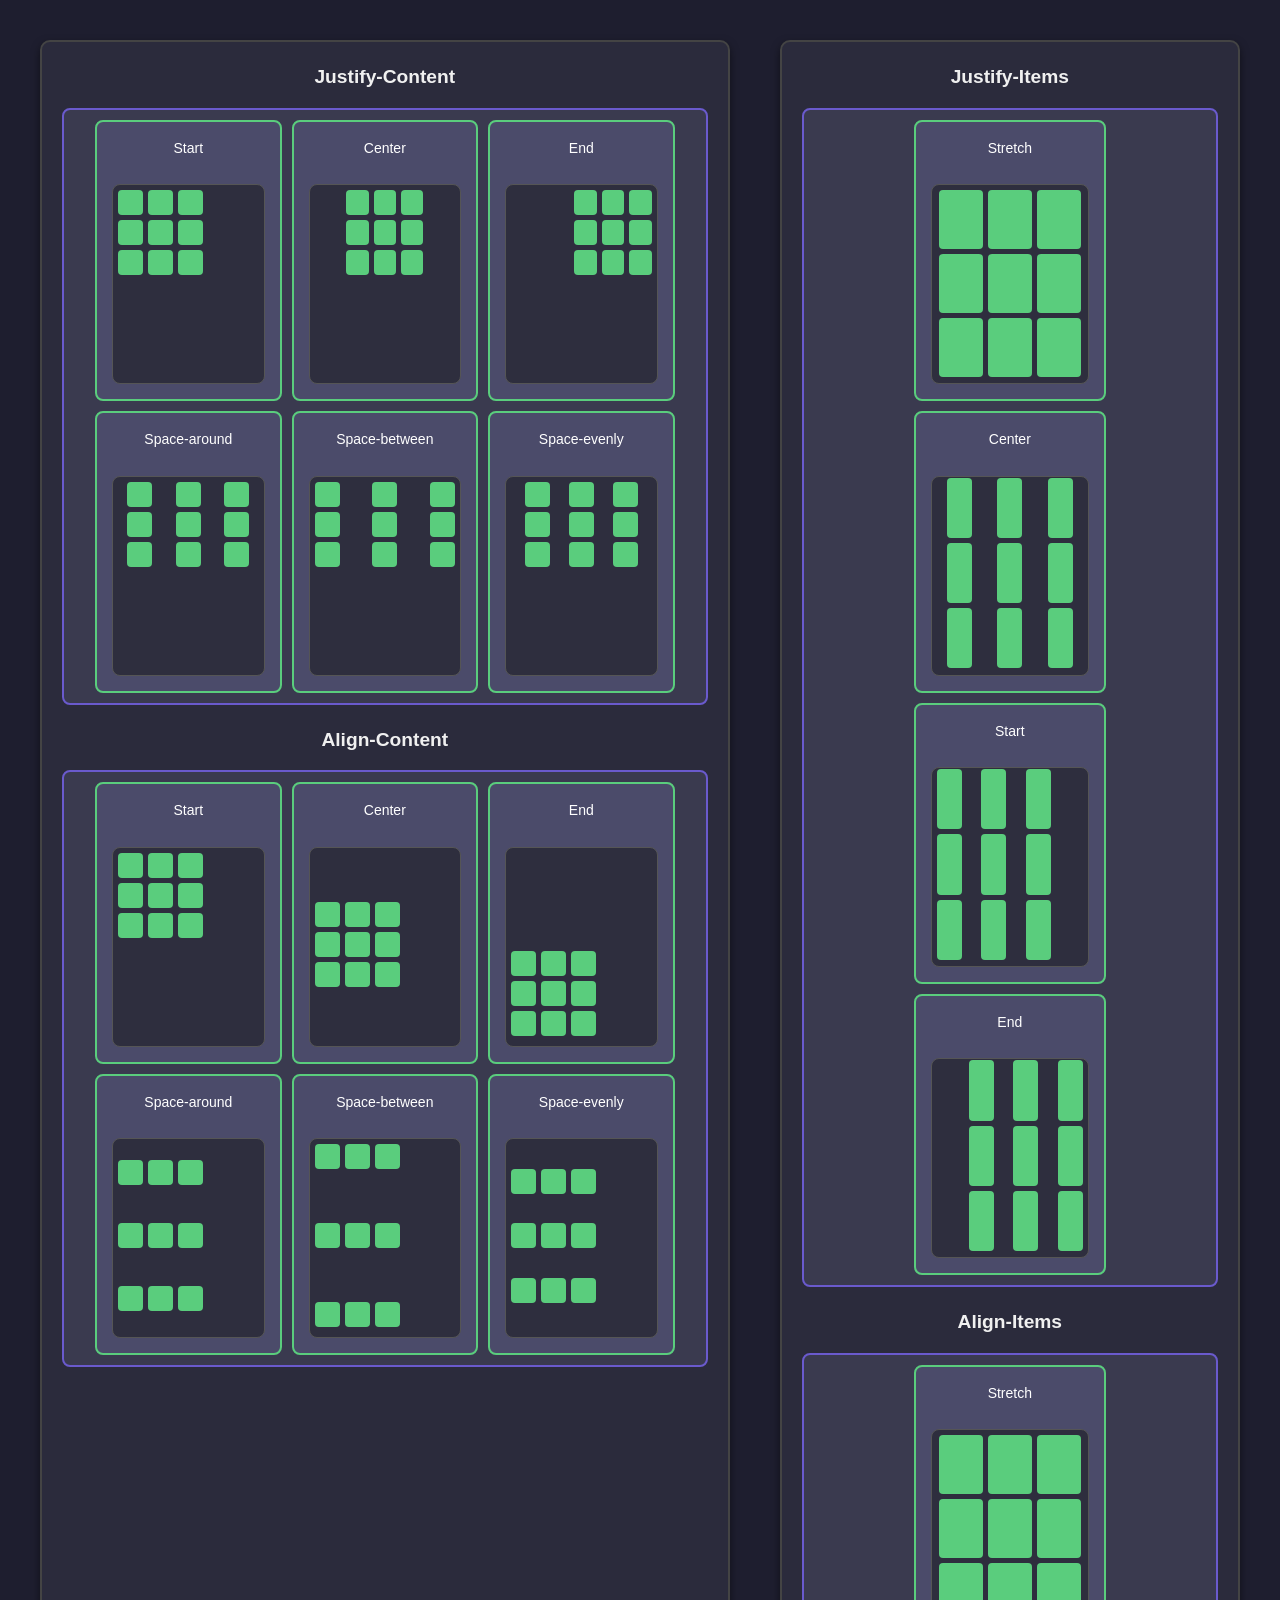
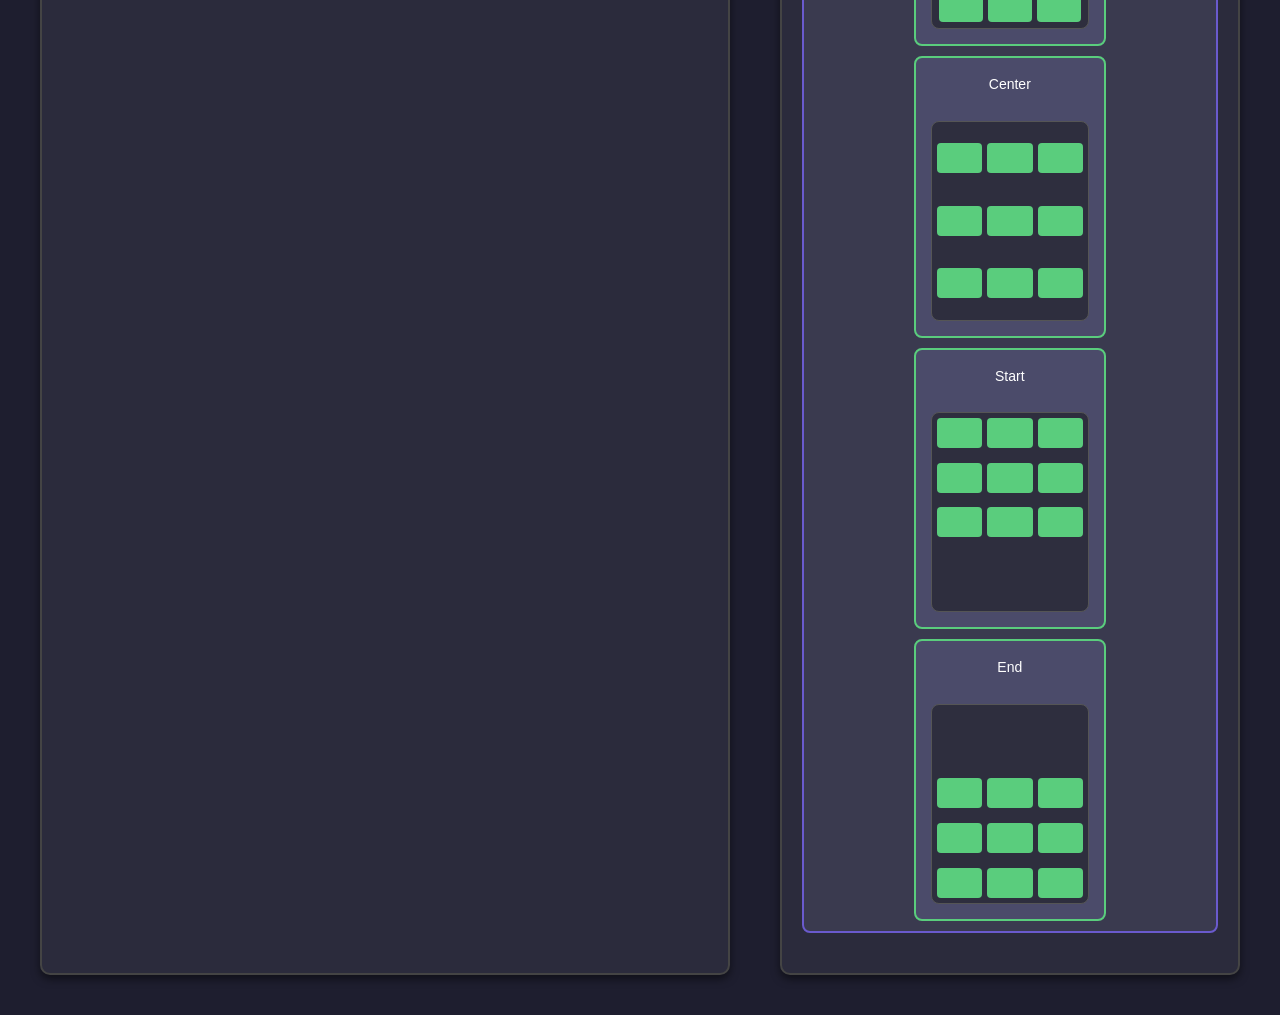
<file: index.html>
<!DOCTYPE html>
<html lang="pt-br">
<head>
    <meta charset="UTF-8">
    <meta name="viewport" content="width=device-width, initial-scale=1.0">
    <title>Layout com Sub-Colunas</title>
    <link rel="stylesheet" href="pagina.css">
</head>
<body>
    <div class="container">
        <div class="coluna-esquerda">
            <div class="frase">Justify-Content</div>
            <div class="sub-colunas">
                <div class="sub-coluna">
                    <p>Start</p>
                    <div id="justify-content-start" class="conteudo">
                        <div class="linha">
                            <div class="coluna"></div>
                            <div class="coluna"></div>
                            <div class="coluna"></div>
                        </div>
                        <div class="linha">
                            <div class="coluna"></div>
                            <div class="coluna"></div>
                            <div class="coluna"></div>
                        </div>
                        <div class="linha">
                            <div class="coluna"></div>
                            <div class="coluna"></div>
                            <div class="coluna"></div>
                        </div>
                    </div>
                </div>
                <div class="sub-coluna">
                    <p>Center</p>
                    <div id="justify-content-center" class="conteudo">
                        <div class="linha-justify-center">
                            <div class="coluna"></div>
                            <div class="coluna"></div>
                            <div class="coluna"></div>
                        </div>
                        <div class="linha-justify-center">
                            <div class="coluna"></div>
                            <div class="coluna"></div>
                            <div class="coluna"></div>
                        </div>
                        <div class="linha-justify-center">
                            <div class="coluna"></div>
                            <div class="coluna"></div>
                            <div class="coluna"></div>
                        </div>
                    </div>
                </div>
                <div class="sub-coluna">
                    <p>End</p>
                    <div id="justify-content-end" class="conteudo">
                        <div class="linha-justify-end">
                            <div class="coluna"></div>
                            <div class="coluna"></div>
                            <div class="coluna"></div>
                        </div>
                        <div class="linha-justify-end">
                            <div class="coluna"></div>
                            <div class="coluna"></div>
                            <div class="coluna"></div>
                        </div>
                        <div class="linha-justify-end">
                            <div class="coluna"></div>
                            <div class="coluna"></div>
                            <div class="coluna"></div>
                        </div>
                    </div>
                </div>
                <div class="sub-coluna">
                    <p>Space-around</p>
                    <div id="justify-content-space-around" class="conteudo">
                        <div class="linha-justify-space-around">
                            <div class="coluna"></div>
                            <div class="coluna"></div>
                            <div class="coluna"></div>
                        </div>
                        <div class="linha-justify-space-around">
                            <div class="coluna"></div>
                            <div class="coluna"></div>
                            <div class="coluna"></div>
                        </div>
                        <div class="linha-justify-space-around">
                            <div class="coluna"></div>
                            <div class="coluna"></div>
                            <div class="coluna"></div>
                        </div>
                    </div>
                </div>
                <div class="sub-coluna">
                    <p>Space-between</p>
                    <div id="justify-content-space-between" class="conteudo">
                        <div class="linha-justify-space-between">
                            <div class="coluna"></div>
                            <div class="coluna"></div>
                            <div class="coluna"></div>
                        </div>
                        <div class="linha-justify-space-between">
                            <div class="coluna"></div>
                            <div class="coluna"></div>
                            <div class="coluna"></div>
                        </div>
                        <div class="linha-justify-space-between">
                            <div class="coluna"></div>
                            <div class="coluna"></div>
                            <div class="coluna"></div>
                        </div>
                    </div>
                </div>
                <div class="sub-coluna">
                    <p>Space-evenly</p>
                    <div id="justify-content-space-evenly" class="conteudo">
                        <div class="linha-justify-space-evenly">
                            <div class="coluna"></div>
                            <div class="coluna"></div>
                            <div class="coluna"></div>
                        </div>
                        <div class="linha-justify-space-evenly">
                            <div class="coluna"></div>
                            <div class="coluna"></div>
                            <div class="coluna"></div>
                        </div>
                        <div class="linha-justify-space-evenly">
                            <div class="coluna"></div>
                            <div class="coluna"></div>
                            <div class="coluna"></div>
                        </div>
                    </div>
                </div>
            </div>
            <div class="frase">Align-Content</div>
            <div class="sub-colunas">
                <div class="sub-coluna">
                    <p>Start</p>
                    <div id="align-content-start" class="conteudo">
                        <div class="linha">
                            <div class="coluna"></div>
                            <div class="coluna"></div>
                            <div class="coluna"></div>
                        </div>
                        <div class="linha">
                            <div class="coluna"></div>
                            <div class="coluna"></div>
                            <div class="coluna"></div>
                        </div>
                        <div class="linha">
                            <div class="coluna"></div>
                            <div class="coluna"></div>
                            <div class="coluna"></div>
                        </div>
                    </div>
                </div>
                <div class="sub-coluna">
                    <p>Center</p>
                    <div id="align-content-center" class="conteudo">
                        <div class="linha">
                            <div class="coluna"></div>
                            <div class="coluna"></div>
                            <div class="coluna"></div>
                        </div>
                        <div class="linha">
                            <div class="coluna"></div>
                            <div class="coluna"></div>
                            <div class="coluna"></div>
                        </div>
                        <div class="linha">
                            <div class="coluna"></div>
                            <div class="coluna"></div>
                            <div class="coluna"></div>
                        </div>
                    </div>
                </div>
                <div class="sub-coluna">
                    <p>End</p>
                    <div id="align-content-end" class="conteudo">
                        <div class="linha">
                            <div class="coluna"></div>
                            <div class="coluna"></div>
                            <div class="coluna"></div>
                        </div>
                        <div class="linha">
                            <div class="coluna"></div>
                            <div class="coluna"></div>
                            <div class="coluna"></div>
                        </div>
                        <div class="linha">
                            <div class="coluna"></div>
                            <div class="coluna"></div>
                            <div class="coluna"></div>
                        </div>
                    </div>
                </div>
                <div class="sub-coluna">
                    <p>Space-around</p>
                    <div id="align-content-space-around" class="conteudo">
                        <div class="linha">
                            <div class="coluna"></div>
                            <div class="coluna"></div>
                            <div class="coluna"></div>
                        </div>
                        <div class="linha">
                            <div class="coluna"></div>
                            <div class="coluna"></div>
                            <div class="coluna"></div>
                        </div>
                        <div class="linha">
                            <div class="coluna"></div>
                            <div class="coluna"></div>
                            <div class="coluna"></div>
                        </div>
                    </div>
                </div>
                <div class="sub-coluna">
                    <p>Space-between</p>
                    <div id="align-content-space-between" class="conteudo">
                        <div class="linha">
                            <div class="coluna"></div>
                            <div class="coluna"></div>
                            <div class="coluna"></div>
                        </div>
                        <div class="linha">
                            <div class="coluna"></div>
                            <div class="coluna"></div>
                            <div class="coluna"></div>
                        </div>
                        <div class="linha">
                            <div class="coluna"></div>
                            <div class="coluna"></div>
                            <div class="coluna"></div>
                        </div>
                    </div>
                </div>
                <div class="sub-coluna">
                    <p>Space-evenly</p>
                    <div id="align-content-space-evenly" class="conteudo">
                        <div class="linha">
                            <div class="coluna"></div>
                            <div class="coluna"></div>
                            <div class="coluna"></div>
                        </div>
                        <div class="linha">
                            <div class="coluna"></div>
                            <div class="coluna"></div>
                            <div class="coluna"></div>
                        </div>
                        <div class="linha">
                            <div class="coluna"></div>
                            <div class="coluna"></div>
                            <div class="coluna"></div>
                        </div>
                    </div>
                </div>
            </div>
        </div>
        <div class="coluna-direita">
            <div class="frase">Justify-Items</div>
            <div class="sub-colunas-direita">
                <div class="sub-coluna-direita">
                    <p>Stretch</p>
                    <div id="justify-items-stretch" class="conteudo">
                        <div class="linha-stretch">
                            <div class="coluna-stretch"></div>
                            <div class="coluna-stretch"></div>
                            <div class="coluna-stretch"></div>
                        </div>
                        <div class="linha-stretch">
                            <div class="coluna-stretch"></div>
                            <div class="coluna-stretch"></div>
                            <div class="coluna-stretch"></div>
                        </div>
                        <div class="linha-stretch">
                            <div class="coluna-stretch"></div>
                            <div class="coluna-stretch"></div>
                            <div class="coluna-stretch"></div>
                        </div>
                    </div>
                </div>
                <div class="sub-coluna-direita">
                    <p>Center</p>
                    <div id="justify-items-center" class="conteudo">
                        <div class="linha-justify-items-center">
                            <div class="coluna-justify-items"></div>
                            <div class="coluna-justify-items"></div>
                            <div class="coluna-justify-items"></div>
                        </div>
                        <div class="linha-justify-items-center">
                            <div class="coluna-justify-items"></div>
                            <div class="coluna-justify-items"></div>
                            <div class="coluna-justify-items"></div>
                        </div>
                        <div class="linha-justify-items-center">
                            <div class="coluna-justify-items"></div>
                            <div class="coluna-justify-items"></div>
                            <div class="coluna-justify-items"></div>
                        </div>
                    </div>
                </div>
                <div class="sub-coluna-direita">
                    <p>Start</p>
                    <div id="justify-items-start" class="conteudo">
                        <div class="linha-justify-items-start">
                            <div class="coluna-justify-items-start"></div>
                            <div class="coluna-justify-items-start"></div>
                            <div class="coluna-justify-items-start"></div>
                        </div>
                        <div class="linha-justify-items-start">
                            <div class="coluna-justify-items-start"></div>
                            <div class="coluna-justify-items-start"></div>
                            <div class="coluna-justify-items-start"></div>
                        </div>
                        <div class="linha-justify-items-start">
                            <div class="coluna-justify-items-start"></div>
                            <div class="coluna-justify-items-start"></div>
                            <div class="coluna-justify-items-start"></div>
                        </div>
                    </div>
                </div>
                <div class="sub-coluna-direita">
                    <p>End</p>
                    <div id="justify-items-end" class="conteudo">
                        <div class="linha-justify-items-end">
                            <div class="coluna-justify-items-end"></div>
                            <div class="coluna-justify-items-end"></div>
                            <div class="coluna-justify-items-end"></div>
                        </div>
                        <div class="linha-justify-items-end">
                            <div class="coluna-justify-items-end"></div>
                            <div class="coluna-justify-items-end"></div>
                            <div class="coluna-justify-items-end"></div>
                        </div>
                        <div class="linha-justify-items-end">
                            <div class="coluna-justify-items-end"></div>
                            <div class="coluna-justify-items-end"></div>
                            <div class="coluna-justify-items-end"></div>
                        </div>
                    </div>
                </div>
            </div>
            <div class="frase">Align-Items</div>
            <div class="sub-colunas-direita">
                <div class="sub-coluna-direita">
                    <p>Stretch</p>
                    <div id="align-items-stretch" class="conteudo">
                        <div class="linha-stretch">
                            <div class="coluna-stretch"></div>
                            <div class="coluna-stretch"></div>
                            <div class="coluna-stretch"></div>
                        </div>
                        <div class="linha-stretch">
                            <div class="coluna-stretch"></div>
                            <div class="coluna-stretch"></div>
                            <div class="coluna-stretch"></div>
                        </div>
                        <div class="linha-stretch">
                            <div class="coluna-stretch"></div>
                            <div class="coluna-stretch"></div>
                            <div class="coluna-stretch"></div>
                        </div>
                    </div>
                </div>
                <div class="sub-coluna-direita">
                    <p>Center</p>
                    <div id="align-items-center" class="conteudo">
                        <div class="linha-align-items-center">
                            <div class="coluna-align-items"></div>
                            <div class="coluna-align-items"></div>
                            <div class="coluna-align-items"></div>
                        </div>
                        <div class="linha-align-items-center">
                            <div class="coluna-align-items"></div>
                            <div class="coluna-align-items"></div>
                            <div class="coluna-align-items"></div>
                        </div>
                        <div class="linha-align-items-center">
                            <div class="coluna-align-items"></div>
                            <div class="coluna-align-items"></div>
                            <div class="coluna-align-items"></div>
                        </div>
                    </div>
                </div>
                <div class="sub-coluna-direita">
                    <p>Start</p>
                    <div id="align-items-start" class="conteudo">
                        <div class="linha-align-items-start">
                            <div class="coluna-align-items"></div>
                            <div class="coluna-align-items"></div>
                            <div class="coluna-align-items"></div>
                        </div>
                        <div class="linha-align-items-start">
                            <div class="coluna-align-items"></div>
                            <div class="coluna-align-items"></div>
                            <div class="coluna-align-items"></div>
                        </div>
                        <div class="linha-align-items-start">
                            <div class="coluna-align-items"></div>
                            <div class="coluna-align-items"></div>
                            <div class="coluna-align-items"></div>
                        </div>
                    </div>
                </div>
                <div class="sub-coluna-direita">
                    <p>End</p>
                    <div id="align-items-end" class="conteudo">
                        <div class="linha-align-items-end">
                            <div class="coluna-align-items"></div>
                            <div class="coluna-align-items"></div>
                            <div class="coluna-align-items"></div>
                        </div>
                        <div class="linha-align-items-end">
                            <div class="coluna-align-items"></div>
                            <div class="coluna-align-items"></div>
                            <div class="coluna-align-items"></div>
                        </div>
                        <div class="linha-align-items-end">
                            <div class="coluna-align-items"></div>
                            <div class="coluna-align-items"></div>
                            <div class="coluna-align-items"></div>
                        </div>
                    </div>
                </div>
            </div>
        </div>
    </div>
</body>
</html>
</file>
<file: pagina.css>
* {
    box-sizing: border-box;
    margin: 0;
    padding: 0;
}

body {
    font-family: 'Segoe UI', Tahoma, Geneva, Verdana, sans-serif;
    background-color: #1e1e2f;
    color: #e0e0e0;
    line-height: 1.6;
    padding: 20px;
}

.container {
    display: flex;
    margin: 20px;
    gap: 50px;
}

.coluna-esquerda, .coluna-direita {
    padding: 20px;
    border: 2px solid #444;
    background-color: #2b2b3c;
    border-radius: 10px;
    box-shadow: 0 4px 8px rgba(0, 0, 0, 0.5);
    display: flex;
    flex-direction: column;
}

.coluna-esquerda {
    width: 60%;
}

.coluna-direita {
    width: 40%;
}

.sub-colunas, .sub-colunas-direita {
    display: flex;
    flex-wrap: wrap;
    justify-content: center;
    padding: 10px;
    gap: 10px;
    margin-bottom: 20px;
    background-color: #3a3a4f;
    border: 2px solid #6a5acd;
    border-radius: 8px;
    text-align: center;
    transition: transform 0.3s ease;
    color: #fff;
}

.sub-coluna, .sub-coluna-direita {
    flex-basis: 30%;
    padding: 15px;
    background-color: #4b4b6a;
    border: 2px solid #5acd7d;
    border-radius: 8px;
    text-align: center;
    transition: transform 0.3s ease;
}

.sub-coluna:hover, .sub-coluna-direita:hover {
    transform: translateY(-5px);
}

.sub-coluna-direita {
    flex-basis: 49%;
}

.frase {
    text-align: center;
    font-weight: bold;
    margin-bottom: 15px;
    font-size: 1.2em;
    color: #f0f0f0;
}

p {
    font-size: 14px;
    margin-bottom: 25px;
}

.conteudo {
    display: flex;
    align-content: start;
    width: 100%;
    height: 200px;
    flex-wrap: wrap;
    background-color: #2e2e3e;
    border: 1px solid #555;
    border-radius: 8px;
    padding: 5px;
}

.coluna-align-items, .coluna-justify-items-end, .coluna-justify-items-start, .coluna-stretch, .coluna-justify-items, .coluna {
    background-color: #5acd7d;
    border-radius: 4px;
}

.coluna {
    width: 25px;
    height: 25px;
}

.linha {
    display: flex;
    width: 100%;
    gap: 5px;
    padding-bottom: 10px;
    height: 30px;
}

#justify-content-end {
    justify-content: end;
}

#justify-content-center, #justify-content-space-around, #justify-content-space-between, #justify-content-space-evenly {
    justify-content: center;
}

#align-content-center, #align-content-end, #align-content-space-around, #align-content-space-between, #align-content-space-evenly {
    align-content: center;
}

.linha-justify-space-between {
    display: flex;
    justify-content: space-between;
    width: 100%;
    gap: 5px;
    padding-bottom: 5px;
}

.linha-justify-space-around {
    display: flex;
    justify-content: space-around;
    width: 100%;
    gap: 5px;
    padding-bottom: 5px;
}

.linha-justify-space-evenly {
    display: flex;
    justify-content: space-evenly;
    width: 100%;
    gap: 5px;
    padding-bottom: 5px;
}

.linha-justify-center {
    display: flex;
    width: 55%;
    gap: 5px;
    padding-bottom: 5px;
    justify-content: center;
}

.linha-justify-end {
    display: flex;
    width: 55%;
    gap: 5px;
    padding-bottom: 5px;
    justify-content: end;
}

#align-content-center {
    align-content: center;
}

#align-content-end {
    align-content: end;
}

#align-content-space-around {
    align-content: space-around;
}

#align-content-space-between {
    align-content: space-between;
}

#align-content-space-evenly {
    align-content: space-evenly;
}

.linha-justify-items-center {
    display: flex;
    width: 100%;
    gap: 5px;
    padding-bottom: 5px;
    height: 30%;
    justify-content: space-around;
}

.linha-stretch {
    display: flex;
    width: 100%;
    gap: 5px;
    padding-bottom: 5px;
    height: 34%;
    justify-content: center;
    align-content: center;
}

.coluna-stretch {
    width: 30%;
    height: 100%;
}

.coluna-justify-items {
    width: 25px;
    height: 100%;
}

.linha-justify-items-start {
    display: flex;
    width: 100%;
    gap: 5px;
    padding-bottom: 5px;
    height: 30%;
    justify-content: start;
}


.coluna-justify-items-start {
    width: 25px;
    height: 100%;
    margin-right: 10%;
}

.linha-justify-items-end {
    display: flex;
    width: 100%;
    gap: 5px;
    padding-bottom: 5px;
    height: 30%;
    justify-content: end;
}

.coluna-justify-items-end {
    width: 25px;
    height: 100%;
    margin-left: 10%;
}

#align-items-center {
    align-content: space-around;
}

.coluna-align-items {
    width: 33%;
    height: 100%;
}

.linha-align-items-center{
    display: flex;
    width: 100%;
    gap: 5px;
    height: 30px;
    justify-content: center;
}

.linha-align-items-start{
    display: flex;
    width: 100%;
    gap: 5px;
    height: 30px;
    justify-content: center;
    margin-bottom: 10%;
}

#align-items-end {
    align-content: end;
}

.linha-align-items-end{
    display: flex;
    width: 100%;
    gap: 5px;
    height: 30px;
    justify-content: center;
    margin-top: 10%;
}

.linha-justify-items-center, .linha-justify-items-start, .linha-justify-items-end {
    height: 33%;
    align-content: center;
}

#justify-items-center, #justify-items-start, #justify-items-end{
    align-content: center;
    padding-top: 0px;
    padding-bottom: 0px;
}
</file>
